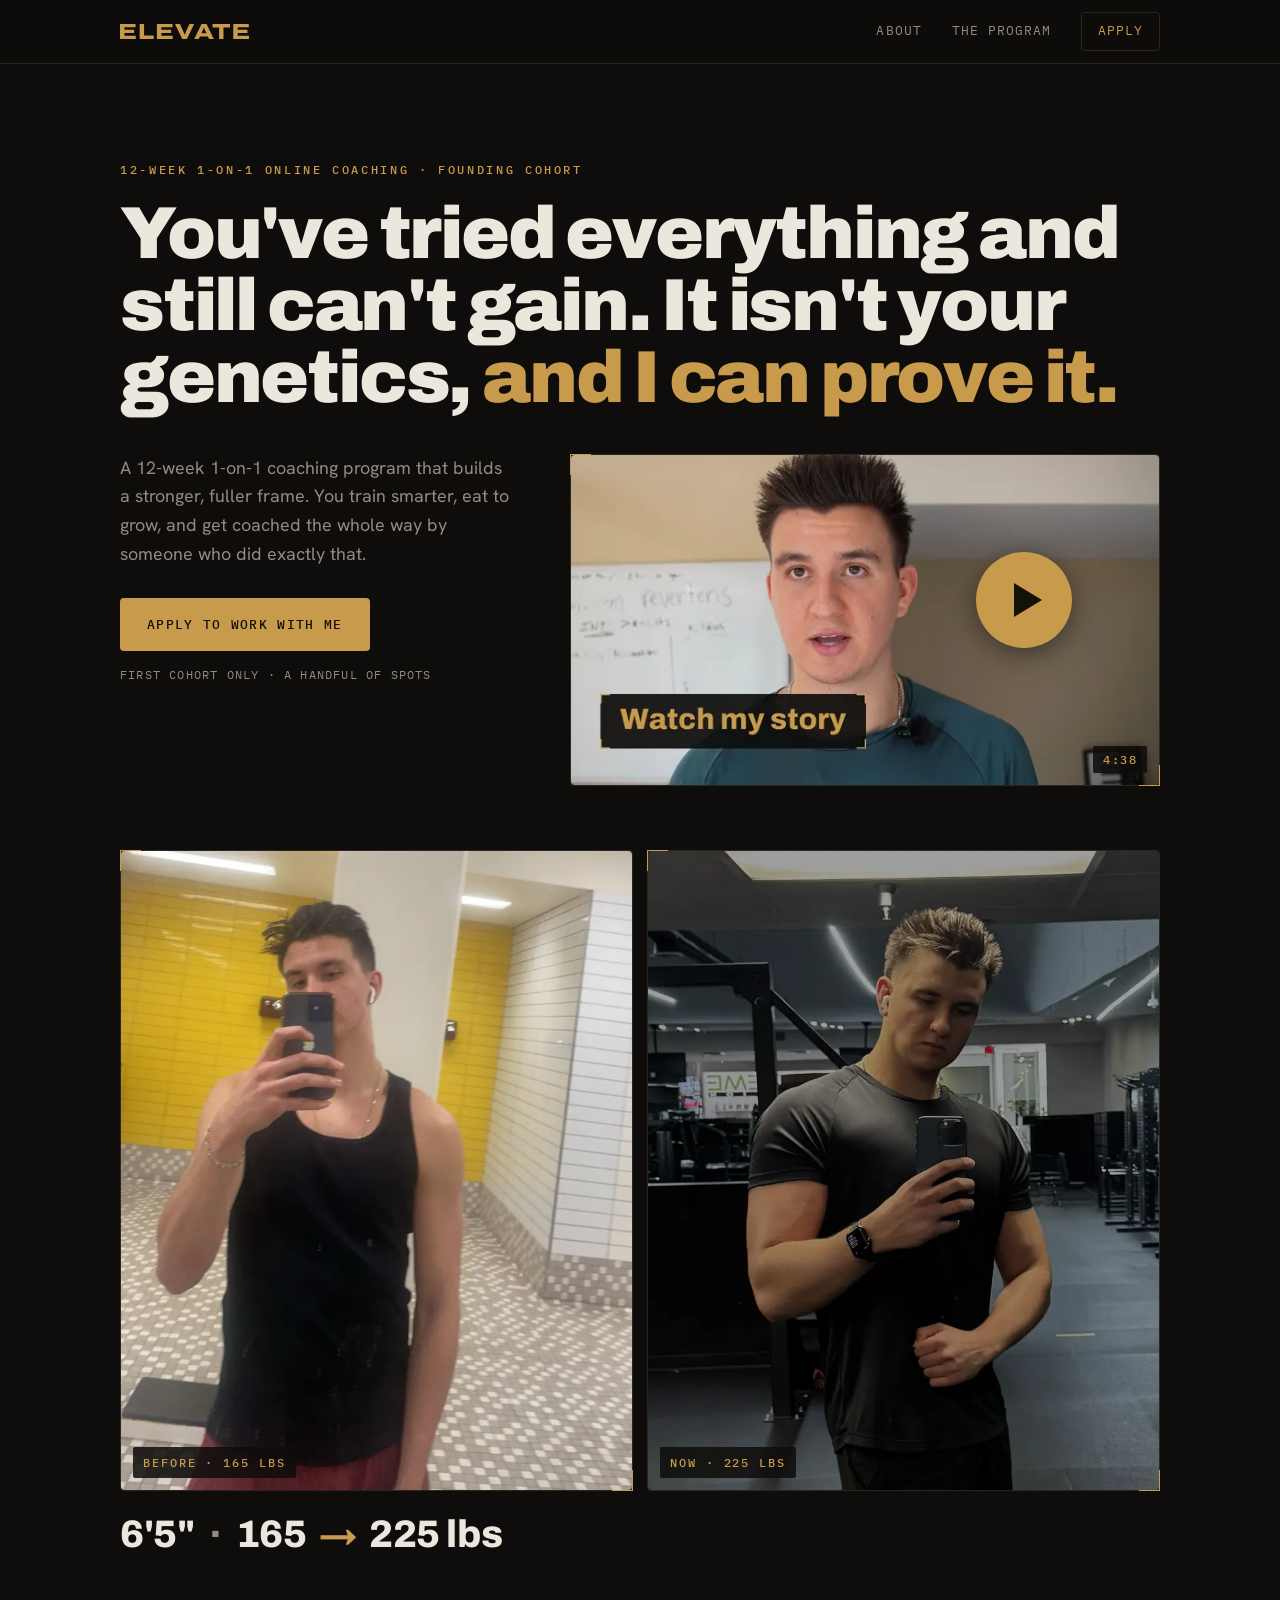
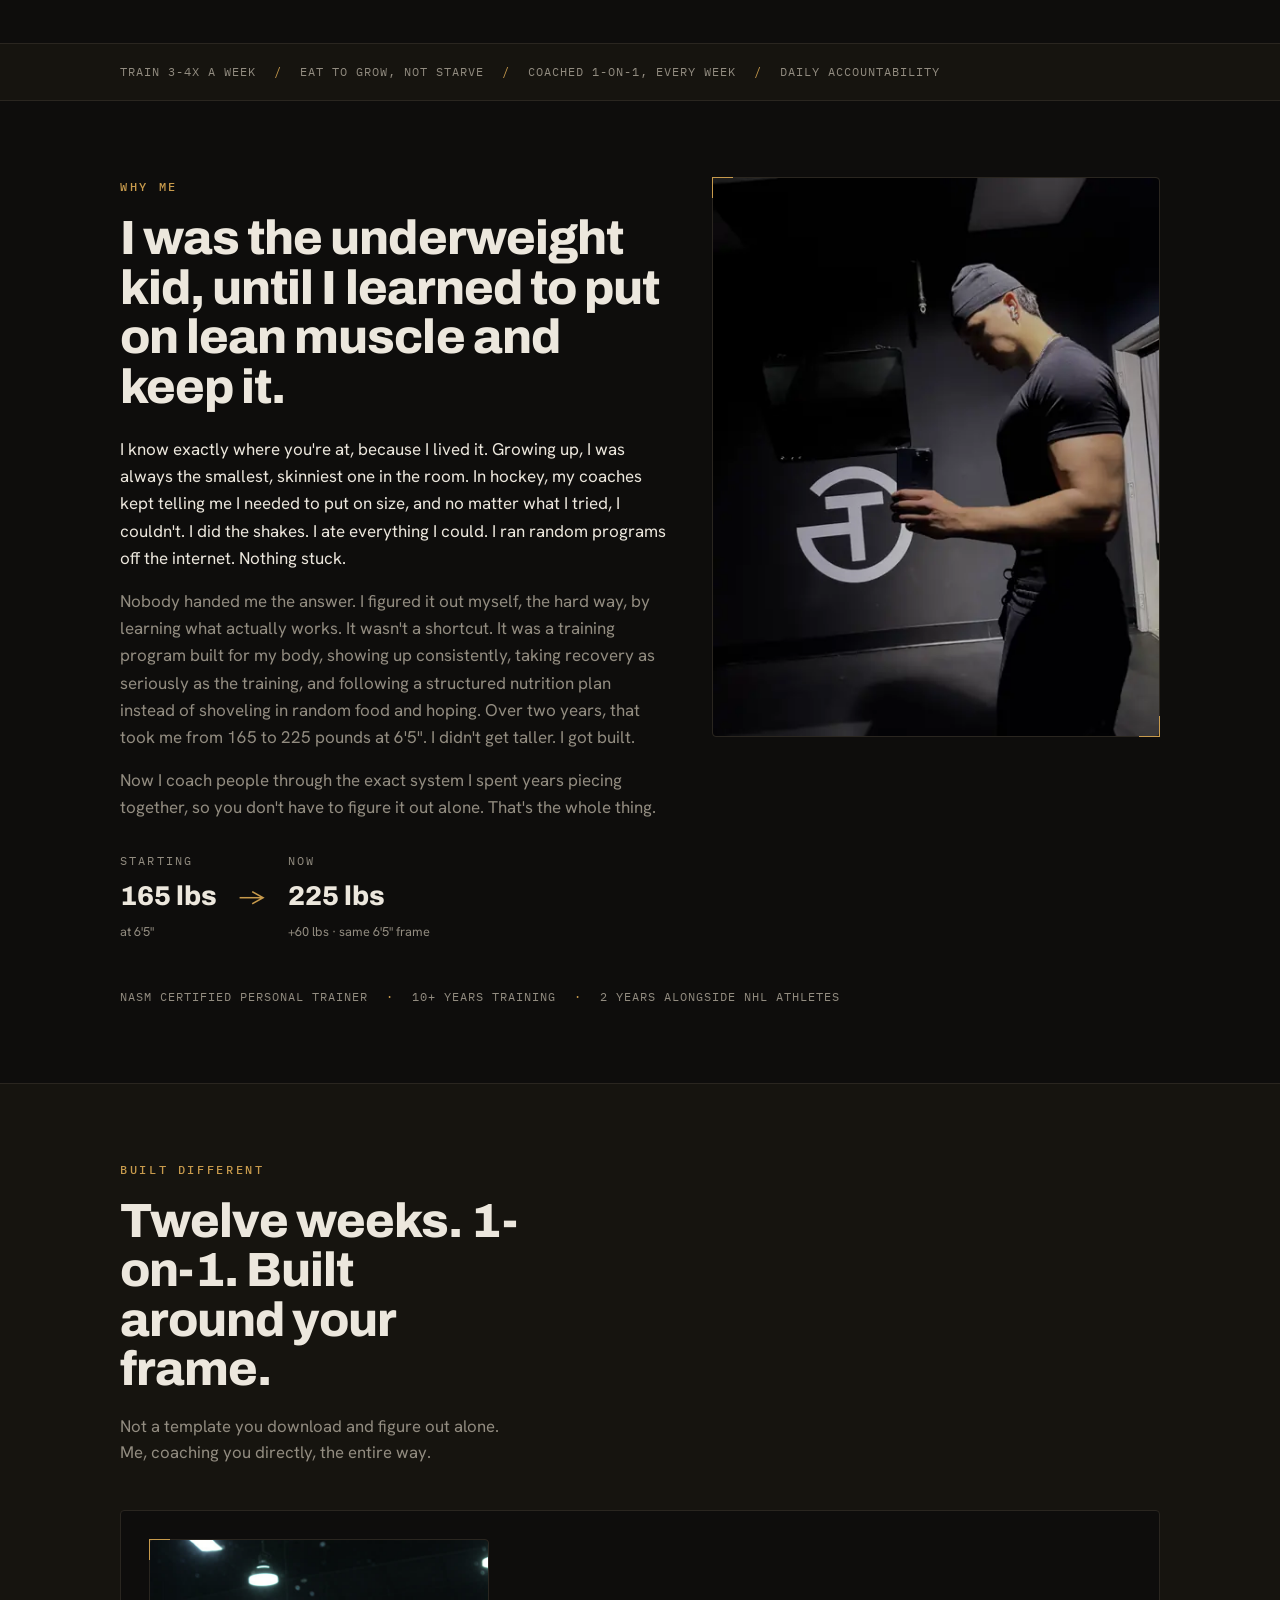
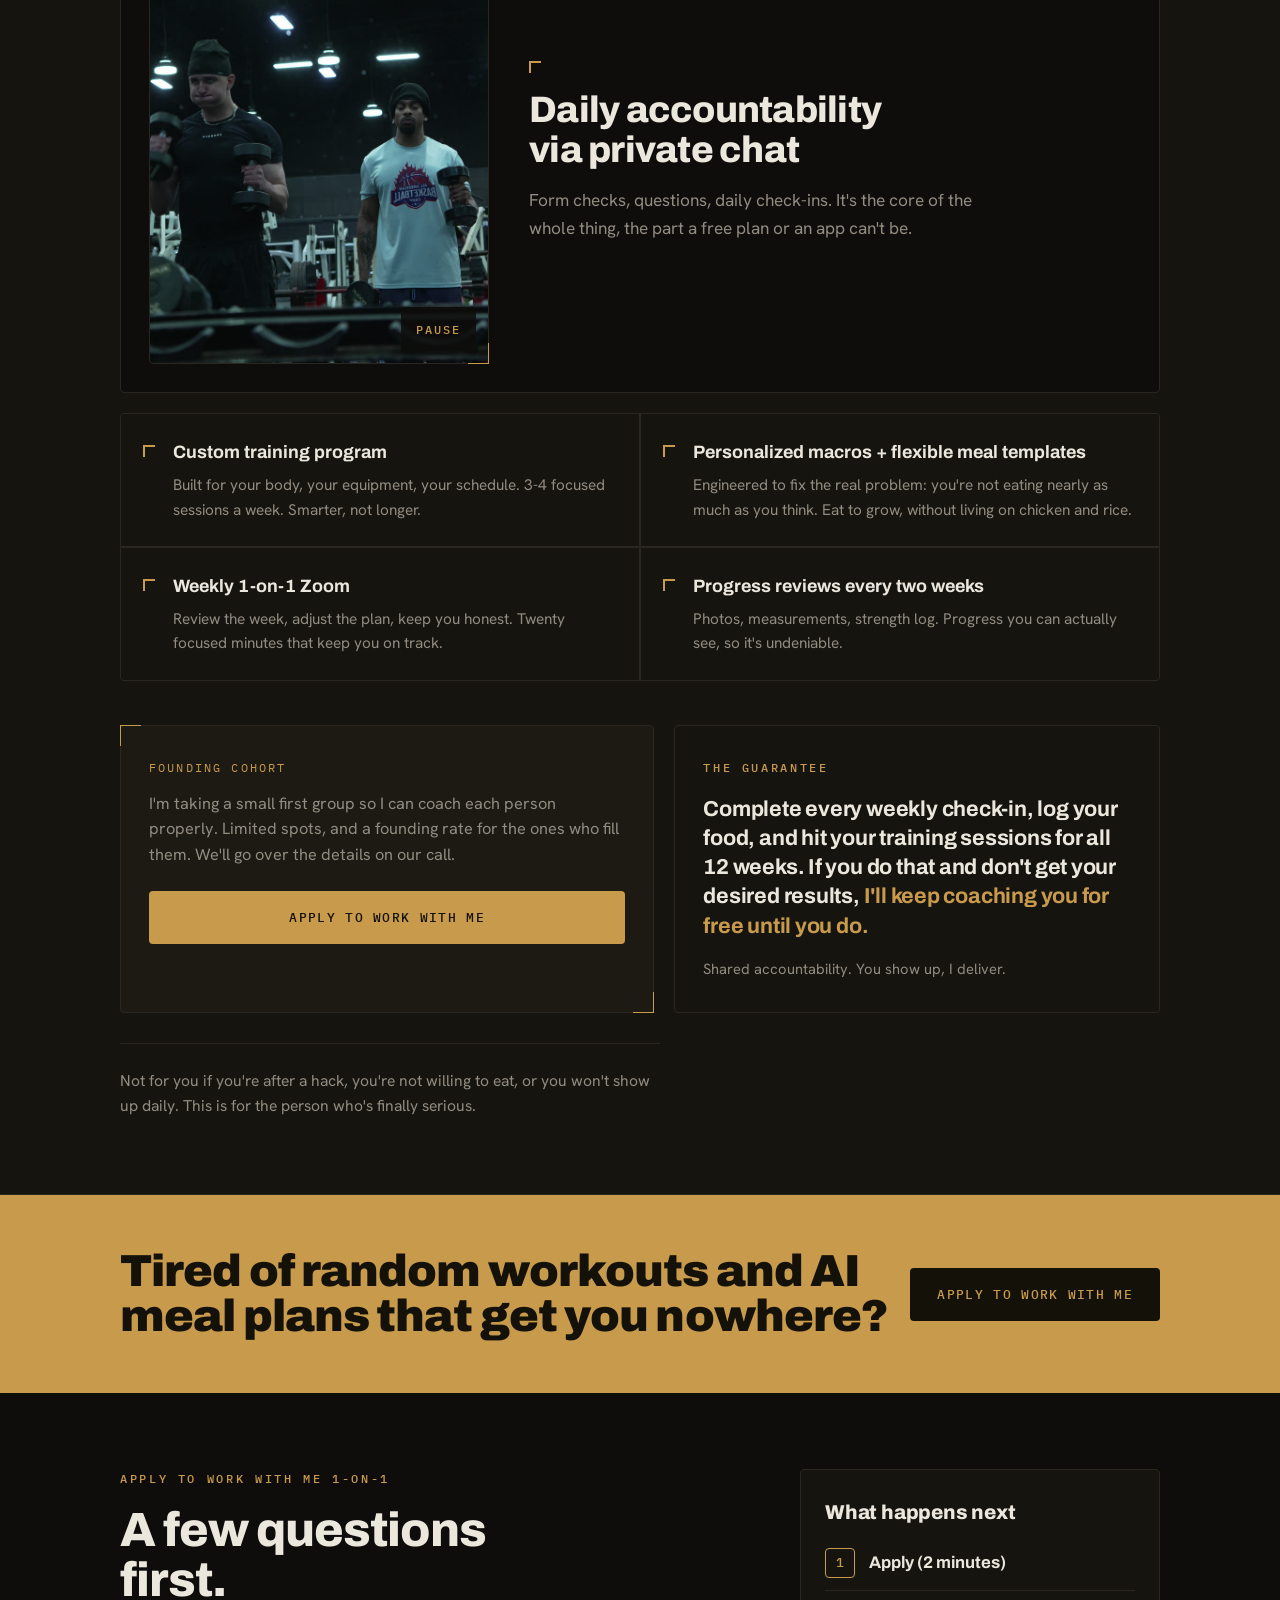
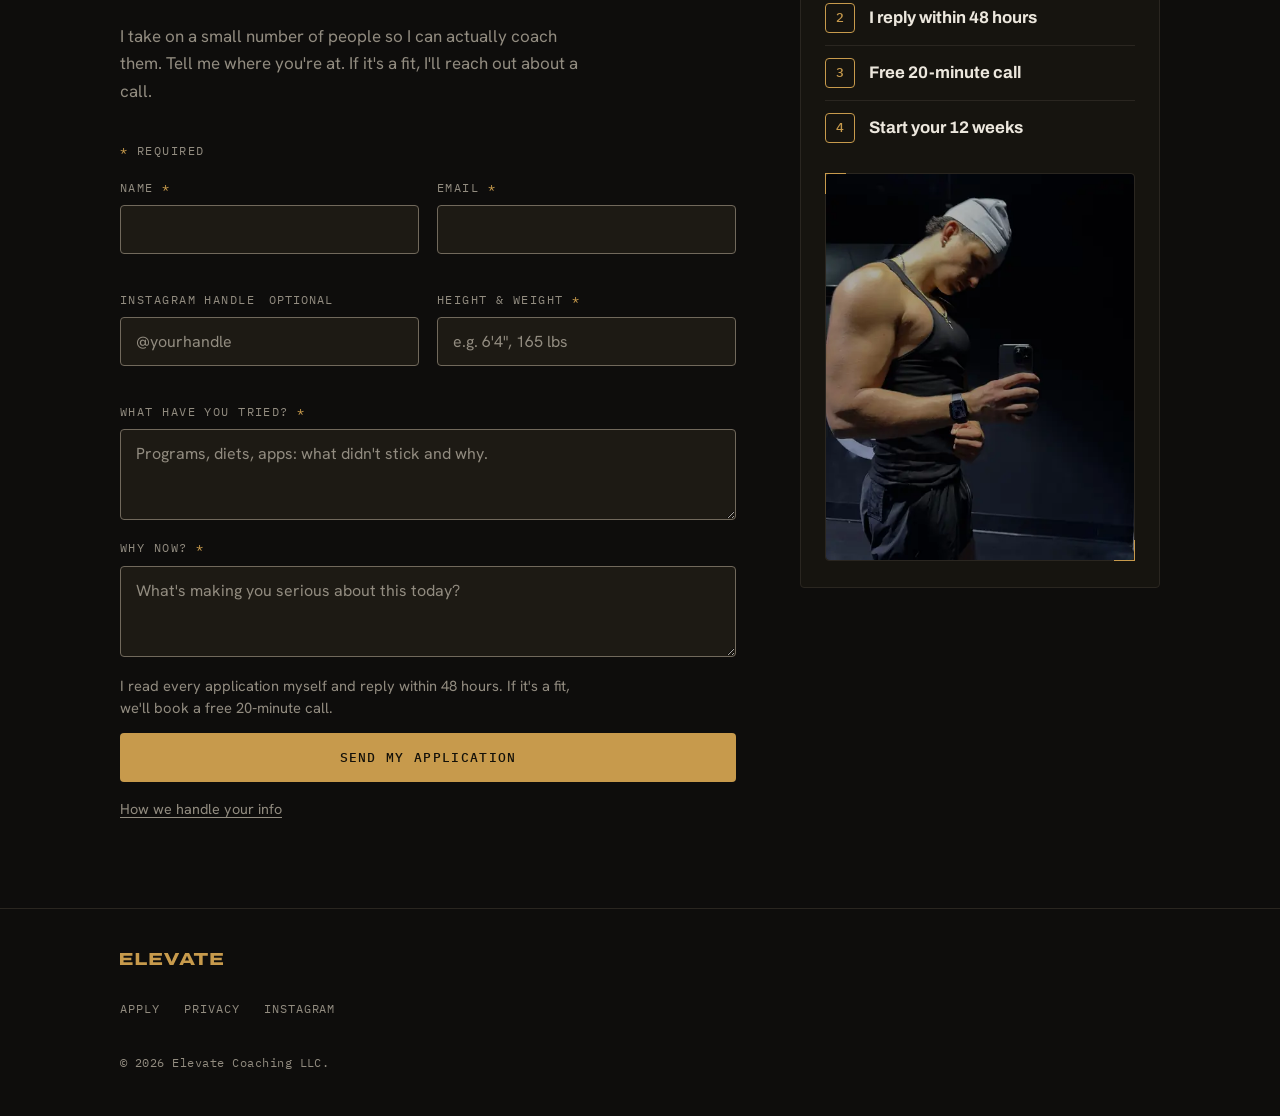
<file: index.html>
<!DOCTYPE html>
<html lang="en">
<head>
  <meta charset="UTF-8" />
  <meta name="viewport" content="width=device-width, initial-scale=1.0" />
  <title>Elevate | Built Different</title>
  <meta name="description" content="You've tried everything and still can't gain. It isn't your genetics, and I can prove it." />

  <!-- Open Graph (basic) -->
  <meta property="og:title" content="Elevate | Built Different" />
  <meta property="og:description" content="Built Different is a 12-week 1-on-1 online coaching program that helps you build a stronger, fuller frame." />
  <meta property="og:type" content="website" />
  <meta property="og:url" content="https://elevatecoaching90.com/" />
  <!-- Link preview card (images/og-share-v2.png, 1200x630) -->
  <meta property="og:image" content="https://elevatecoaching90.com/images/og-share-v2.png" />
  <meta property="og:image:width" content="1200" />
  <meta property="og:image:height" content="630" />
  <meta property="og:image:alt" content="Adam today in a gym mirror selfie, next to the Elevate wordmark and the line 1-on-1 online fitness coaching" />
  <meta name="twitter:card" content="summary_large_image" />
  <meta name="twitter:image" content="https://elevatecoaching90.com/images/og-share-v2.png" />
  <link rel="canonical" href="https://elevatecoaching90.com/" />

  <!-- Fonts: Archivo (display), Hanken Grotesk (body), IBM Plex Mono (labels/data) -->
  <link rel="preconnect" href="https://fonts.googleapis.com" />
  <link rel="preconnect" href="https://fonts.gstatic.com" crossorigin />
  <link href="https://fonts.googleapis.com/css2?family=Archivo:wght@600;700;800;900&family=Hanken+Grotesk:wght@400;500;600&family=IBM+Plex+Mono:wght@400;500;600&display=swap" rel="stylesheet" />

  <link rel="icon" href="favicon.svg" type="image/svg+xml" />
  <link rel="icon" href="favicon-32.png" type="image/png" sizes="32x32" />
  <link rel="apple-touch-icon" href="apple-touch-icon.png" />

  <link rel="stylesheet" href="styles.css" />
</head>
<body>

  <!-- ============================ NAV ============================ -->
  <header class="nav" id="top">
    <div class="nav__inner">
      <a href="#top" class="nav__brand">
        <img class="brand-wordmark" src="images/elevate-wordmark.svg" alt="Elevate" width="103" height="12" />
      </a>

      <nav class="nav__links" aria-label="Primary">
        <a href="#about">About</a>
        <a href="#offer">The Program</a>
        <!-- Shown by main.js only when RESULTS_LIVE is true -->
        <a href="#results" data-results-link hidden>Results</a>
        <a href="#apply" class="nav__cta">Apply</a>
      </nav>

      <div class="nav__actions">
        <a href="#apply" class="nav__cta nav__apply">Apply</a>
        <button class="nav__toggle" id="navToggle" aria-label="Open menu" aria-expanded="false" aria-controls="mobileMenu">
          <span></span><span></span>
        </button>
      </div>
    </div>

    <div class="nav__mobile" id="mobileMenu" hidden>
      <a href="#about">About</a>
      <a href="#offer">The Program</a>
      <a href="#results" data-results-link hidden>Results</a>
      <a href="#apply">Apply to Work With Me</a>
    </div>
  </header>

  <main>

    <!-- ============================ HERO ============================ -->
    <section class="hero">
      <div class="hero__inner">
        <div class="hero__copy">
          <p class="eyebrow">12-week 1-on-1 online coaching · Founding cohort</p>
          <h1 class="hero__headline">
            You've tried everything and still can't gain. It isn't your genetics,
            <span class="accent-text">and I can prove it.</span>
          </h1>
          <p class="hero__subhead">
            A 12-week 1-on-1 coaching program that builds a stronger, fuller frame. You train
            smarter, eat to grow, and get coached the whole way by someone who did exactly that.
          </p>
          <div class="hero__actions">
            <a href="#apply" class="btn btn--primary">Apply to Work With Me</a>
            <p class="hero__note">First cohort only · A handful of spots</p>
          </div>
        </div>

        <div class="hero__media">
          <!-- HERO VIDEO: click-to-play facade for the story video. Nothing from YouTube
               loads until the play button is pressed; main.js then swaps in a
               youtube-nocookie.com player. To change the video, set data-youtube-id. -->
          <div class="framed story-player" data-youtube-id="PJDhZ4j_fww" data-title="Adam's story video">
            <picture>
              <source type="image/webp" srcset="images/story-poster-640.webp 640w, images/story-poster-1280.webp 1280w" sizes="(min-width: 900px) 560px, calc(100vw - 44px)">
              <img class="story-player__poster" src="images/story-poster-1280.jpg" srcset="images/story-poster-640.jpg 640w, images/story-poster-1280.jpg 1280w" sizes="(min-width: 900px) 560px, calc(100vw - 44px)" width="1280" height="720" alt="" fetchpriority="high" decoding="async">
            </picture>
            <button class="story-player__play" type="button" aria-label="Play Adam's story video, 4 minutes 38 seconds">
              <span class="story-player__icon" aria-hidden="true"></span>
              <span class="story-player__time" aria-hidden="true">4:38</span>
            </button>
          </div>
        </div>
      </div>
    </section>

    <!-- ============================ PROOF ============================ -->
    <!-- Each image is a one-file swap: replace images/proof-before-*.{jpg,webp} or
         images/proof-after-*.{jpg,webp} (4:5, 800x1000 and 480x600). -->
    <section class="proof" aria-label="Before and now">
      <div class="container">
        <div class="proof__pair">
          <figure class="framed proof__shot">
            <picture>
              <source type="image/webp" srcset="images/proof-before-480.webp 480w, images/proof-before-800.webp 800w" sizes="(min-width: 900px) 520px, 46vw">
              <img src="images/proof-before-800.jpg" srcset="images/proof-before-480.jpg 480w, images/proof-before-800.jpg 800w" sizes="(min-width: 900px) 520px, 46vw" width="800" height="1000" alt="Before: Adam in a black tank top, mirror selfie" loading="lazy" decoding="async">
            </picture>
            <figcaption class="photo-tag">Before · 165 lbs</figcaption>
          </figure>
          <figure class="framed proof__shot">
            <picture>
              <source type="image/webp" srcset="images/proof-after-480.webp 480w, images/proof-after-800.webp 800w" sizes="(min-width: 900px) 520px, 46vw">
              <img src="images/proof-after-800.jpg" srcset="images/proof-after-480.jpg 480w, images/proof-after-800.jpg 800w" sizes="(min-width: 900px) 520px, 46vw" width="800" height="1000" alt="Now: Adam today in a fitted tee, mirror selfie" loading="lazy" decoding="async">
            </picture>
            <figcaption class="photo-tag">Now · 225 lbs</figcaption>
          </figure>
        </div>
        <p class="proof__stat">6'5" <span class="proof__sep" aria-hidden="true">·</span> 165 <span class="proof__arrow" aria-label="to">→</span> 225 lbs</p>
      </div>
    </section>

    <!-- ============================ MARQUEE / PROOF STRIP ============================ -->
    <div class="strip">
      <div class="strip__inner">
        <span>Train 3-4x a week</span>
        <span class="strip__dot">/</span>
        <span>Eat to grow, not starve</span>
        <span class="strip__dot">/</span>
        <span>Coached 1-on-1, every week</span>
        <span class="strip__dot">/</span>
        <span>Daily accountability</span>
      </div>
    </div>

    <!-- ============================ ABOUT / MY STORY ============================ -->
    <section class="section" id="about">
      <div class="container story">
        <div class="story__copy reveal">
          <p class="eyebrow">Why me</p>
          <h2 class="section__title">I was the underweight kid, until I learned to put on lean muscle and keep it.</h2>
          <div class="story__body">
            <p>
              I know exactly where you're at, because I lived it. Growing up, I was always
              the smallest, skinniest one in the room. In hockey, my coaches kept telling me
              I needed to put on size, and no matter what I tried, I couldn't. I did the
              shakes. I ate everything I could. I ran random programs off the internet.
              Nothing stuck.
            </p>
            <p>
              Nobody handed me the answer. I figured it out myself, the hard way, by
              learning what actually works. It wasn't a shortcut. It was a training
              program built for my body, showing up consistently, taking recovery as
              seriously as the training, and following a structured nutrition plan
              instead of shoveling in random food and hoping. Over two years, that took
              me from 165 to 225 pounds at 6'5". I didn't get taller. I got built.
            </p>
            <p>
              Now I coach people through the exact system I spent years piecing together,
              so you don't have to figure it out alone. That's the whole thing.
            </p>
          </div>

          <!-- Stats: mono, honest placeholders -->
          <div class="stats" aria-label="Transformation stats">
            <div class="stat">
              <span class="stat__label">Starting</span>
              <span class="stat__value">165 lbs</span>
              <span class="stat__sub">at 6'5"</span>
            </div>
            <span class="stat__arrow" aria-hidden="true">→</span>
            <div class="stat">
              <span class="stat__label">Now</span>
              <span class="stat__value">225 lbs</span>
              <span class="stat__sub">+60 lbs · same 6'5" frame</span>
            </div>
          </div>
        </div>

        <div class="story__media reveal">
          <figure class="framed story__shot">
            <picture>
              <source type="image/webp" srcset="images/side-profile-480.webp 480w, images/side-profile-800.webp 800w" sizes="(min-width: 900px) 460px, 92vw">
              <img src="images/side-profile-800.jpg" srcset="images/side-profile-480.jpg 480w, images/side-profile-800.jpg 800w" sizes="(min-width: 900px) 460px, 92vw" width="800" height="1000" alt="Adam today, side profile in a fitted tee" loading="lazy" decoding="async">
            </picture>
          </figure>
        </div>

        <div class="credentials" aria-label="Credentials">
          <span>NASM Certified Personal Trainer</span>
          <span class="credentials__dot" aria-hidden="true">·</span>
          <span>10+ Years Training</span>
          <span class="credentials__dot" aria-hidden="true">·</span>
          <span>2 Years Alongside NHL Athletes</span>
        </div>
      </div>
    </section>

    <!-- ============================ THE OFFER ============================ -->
    <section class="section section--alt" id="offer">
      <div class="container">
        <div class="offer__head reveal">
          <p class="eyebrow">Built Different</p>
          <h2 class="section__title">Twelve weeks. 1-on-1. Built around your frame.</h2>
          <p class="offer__lead">
            Not a template you download and figure out alone. Me, coaching you directly,
            the entire way.
          </p>
        </div>

        <!-- The core of the program, given priority over the other inclusions.
             Loop is lazy-loaded by main.js when it nears the viewport. -->
        <div class="core reveal">
          <div class="framed core__media">
            <video class="core__video" data-autoloop data-lazy muted loop playsinline preload="none"
                   data-poster="video/coaching-curl-poster.jpg" width="720" height="900"
                   aria-label="Coaching in action: Adam and a training partner doing dumbbell curls">
              <source data-src="video/coaching-curl.mp4" type="video/mp4">
            </video>
            <button class="loop-toggle" type="button" aria-label="Pause the coaching video" hidden>Pause</button>
          </div>
          <div class="core__copy">
            <span class="inclusions__mark" aria-hidden="true"></span>
            <h3 class="core__title">Daily accountability via private chat</h3>
            <p class="core__body">Form checks, questions, daily check-ins. It's the core of the whole thing, the part a free plan or an app can't be.</p>
          </div>
        </div>

        <ul class="inclusions reveal">
          <li>
            <span class="inclusions__mark" aria-hidden="true"></span>
            <div>
              <h3>Custom training program</h3>
              <p>Built for your body, your equipment, your schedule. 3-4 focused sessions a week. Smarter, not longer.</p>
            </div>
          </li>
          <li>
            <span class="inclusions__mark" aria-hidden="true"></span>
            <div>
              <h3>Personalized macros + flexible meal templates</h3>
              <p>Engineered to fix the real problem: you're not eating nearly as much as you think. Eat to grow, without living on chicken and rice.</p>
            </div>
          </li>
          <li>
            <span class="inclusions__mark" aria-hidden="true"></span>
            <div>
              <h3>Weekly 1-on-1 Zoom</h3>
              <p>Review the week, adjust the plan, keep you honest. Twenty focused minutes that keep you on track.</p>
            </div>
          </li>
          <li>
            <span class="inclusions__mark" aria-hidden="true"></span>
            <div>
              <h3>Progress reviews every two weeks</h3>
              <p>Photos, measurements, strength log. Progress you can actually see, so it's undeniable.</p>
            </div>
          </li>
        </ul>

        <div class="offer__grid">
          <!-- Founding cohort note -->
          <div class="framed founding-note reveal">
            <p class="founding-note__eyebrow">Founding cohort</p>
            <p class="founding-note__body">
              I'm taking a small first group so I can coach each person properly. Limited
              spots, and a founding rate for the ones who fill them. We'll go over the
              details on our call.
            </p>
            <a href="#apply" class="btn btn--primary btn--block">Apply to Work With Me</a>
          </div>

          <!-- Guarantee -->
          <div class="guarantee reveal">
            <p class="eyebrow">The guarantee</p>
            <p class="guarantee__body">
              Complete every weekly check-in, log your food, and hit your training sessions
              for all 12 weeks. If you do that and don't get your desired results,
              <span class="accent-text">I'll keep coaching you for free until you do.</span>
            </p>
            <p class="guarantee__fine">
              Shared accountability. You show up, I deliver.
            </p>
          </div>
        </div>

        <p class="offer__notfor reveal">
          Not for you if you're after a hack, you're not willing to eat, or you won't show
          up daily. This is for the person who's finally serious.
        </p>
      </div>
    </section>

    <!-- ============================ MID CTA ============================ -->
    <section class="cta-band">
      <div class="container cta-band__inner reveal">
        <h2>Tired of random workouts and AI meal plans that get you nowhere?</h2>
        <a href="#apply" class="btn btn--primary">Apply to Work With Me</a>
      </div>
    </section>

    <!-- ============================ APPLY ============================ -->
    <section class="section" id="apply">
      <div class="container apply">
        <div class="apply__head reveal">
          <p class="eyebrow">Apply to work with me 1-on-1</p>
          <h2 class="section__title">A few questions first.</h2>
          <p class="apply__lead">
            I take on a small number of people so I can actually coach them. Tell me where
            you're at. If it's a fit, I'll reach out about a call.
          </p>
        </div>

        <!-- What happens next: beside the form on desktop, above it on mobile -->
        <aside class="next reveal" aria-labelledby="next-title">
          <h3 class="next__title" id="next-title">What happens next</h3>
          <ol class="next__steps">
            <li><span class="next__num" aria-hidden="true">1</span>Apply (2 minutes)</li>
            <li><span class="next__num" aria-hidden="true">2</span>I reply within 48 hours</li>
            <li><span class="next__num" aria-hidden="true">3</span>Free 20&#8209;minute call</li>
            <li><span class="next__num" aria-hidden="true">4</span>Start your 12 weeks</li>
          </ol>
          <figure class="framed next__shot">
            <picture>
              <source type="image/webp" srcset="images/tank-flex-480.webp 480w, images/tank-flex-800.webp 800w" sizes="380px">
              <img src="images/tank-flex-800.jpg" srcset="images/tank-flex-480.jpg 480w, images/tank-flex-800.jpg 800w" sizes="380px" width="800" height="1000" alt="Adam in a black tank top, flexing his arm in a gym mirror" loading="lazy" decoding="async">
            </picture>
          </figure>
        </aside>

        <div class="apply__main">
        <!-- Netlify Forms: works automatically once deployed to Netlify.
             Local preview won't submit. That's expected. -->
        <form
          class="form reveal"
          id="applyForm"
          name="apply"
          method="POST"
          data-netlify="true"
          netlify-honeypot="bot-field"
          novalidate
        >
          <input type="hidden" name="form-name" value="apply" />
          <p class="form__hp" hidden>
            <label>Don't fill this out: <input name="bot-field" /></label>
          </p>

          <p class="form__legend"><span class="field__req" aria-hidden="true">*</span> Required</p>

          <div class="form__row">
            <div class="field">
              <label for="name">Name <span class="field__req" aria-hidden="true">*</span></label>
              <input id="name" name="name" type="text" autocomplete="name" required aria-describedby="name-error" />
              <p class="field__error" id="name-error" data-msg="Enter your name." hidden></p>
            </div>
            <div class="field">
              <label for="email">Email <span class="field__req" aria-hidden="true">*</span></label>
              <input id="email" name="email" type="email" autocomplete="email" required aria-describedby="email-error" />
              <p class="field__error" id="email-error" data-msg="Enter a valid email address." hidden></p>
            </div>
          </div>

          <div class="form__row">
            <div class="field">
              <label for="instagram">Instagram handle <span class="field__opt">Optional</span></label>
              <input id="instagram" name="instagram" type="text" placeholder="@yourhandle" />
            </div>
            <div class="field">
              <label for="stats">Height &amp; weight <span class="field__req" aria-hidden="true">*</span></label>
              <input id="stats" name="height_weight" type="text" placeholder="e.g. 6'4&quot;, 165 lbs" required aria-describedby="stats-error" />
              <p class="field__error" id="stats-error" data-msg="Enter your height and weight." hidden></p>
            </div>
          </div>

          <div class="field">
            <label for="tried">What have you tried? <span class="field__req" aria-hidden="true">*</span></label>
            <textarea id="tried" name="what_tried" rows="3" placeholder="Programs, diets, apps: what didn't stick and why." required aria-describedby="tried-error"></textarea>
            <p class="field__error" id="tried-error" data-msg="Tell me what you've tried." hidden></p>
          </div>

          <div class="field">
            <label for="why">Why now? <span class="field__req" aria-hidden="true">*</span></label>
            <textarea id="why" name="why_now" rows="3" placeholder="What's making you serious about this today?" required aria-describedby="why-error"></textarea>
            <p class="field__error" id="why-error" data-msg="Tell me why now." hidden></p>
          </div>

          <p class="form__note">
            I read every application myself and reply within 48 hours. If it's a fit,
            we'll book a free 20&#8209;minute call.
          </p>
          <button type="submit" class="btn btn--primary btn--block" id="applySubmit">Send My Application</button>
          <p class="form__privacy"><a href="/privacy.html">How we handle your info</a></p>

          <p class="form__error" id="formError" hidden>
            Something went wrong sending that. Email me directly at <a href="mailto:adam@elevatecoaching90.com">adam@elevatecoaching90.com</a> and I'll sort it.
          </p>
        </form>

        <!-- Replaces the form after a successful submit -->
        <div class="framed form-done" id="formSuccess" tabindex="-1" hidden>
          <p class="form-done__title">Application received.</p>
          <p class="form-done__body">I read every one myself and will reply within 48 hours.</p>
          <p class="form-done__next">Watch your inbox for my reply. If you don't see it in 48 hours, check spam.</p>
        </div>

        <!-- Screen reader announcements for the form (success and errors) -->
        <p class="sr-only" id="formStatus" role="status" aria-live="polite"></p>
        </div>
      </div>
    </section>

    <!-- ============================ RESULTS (toggleable) ============================ -->
    <!-- Hidden until real client results exist. Set RESULTS_LIVE = true in main.js to
         show this section, the results grid, and the Results nav links.
         Never fake these. -->
    <section class="section section--alt" id="results" hidden>
      <div class="container">

        <!-- STATE A: pre-results (shown by default) -->
        <div class="results-soon reveal" id="resultsSoon">
          <p class="eyebrow">Results</p>
          <h2 class="section__title">Real results, coming soon.</h2>
          <p class="results-soon__body">
            The founding cohort is forming now. This is where their before-and-afters will
            live: real photos, real numbers, no stock images and nothing invented.
            Want to be one of them?
          </p>
          <a href="#apply" class="btn btn--ghost">Apply to Work With Me</a>
        </div>

        <!-- STATE B: live results grid (hidden until RESULTS_LIVE = true).
             Duplicate a .result card per client. Replace ALL placeholder text. -->
        <div class="results-grid" id="resultsGrid" hidden>
          <p class="eyebrow">Results</p>
          <h2 class="section__title">The frames we've built.</h2>
          <div class="results-grid__cards">
            <!-- TEMPLATE CARD: copy for each real client, fill with real details only -->
            <article class="framed result">
              <div class="result__photos">
                <div class="photo-ph"><span class="photo-ph__tag">Before</span></div>
                <div class="photo-ph"><span class="photo-ph__tag">After</span></div>
              </div>
              <p class="result__stat">[+__ lbs · __ weeks]</p>
              <blockquote class="result__quote">[Client's own words, real quote only.]</blockquote>
              <cite class="result__name">[First name, age]</cite>
            </article>
          </div>
        </div>

      </div>
    </section>

  </main>

  <!-- ============================ FOOTER ============================ -->
  <footer class="footer">
    <div class="container footer__inner">
      <div class="footer__brand">
        <img class="brand-wordmark" src="images/elevate-wordmark.svg" alt="Elevate" width="103" height="12" />
      </div>
      <nav class="footer__links" aria-label="Footer">
        <a href="#apply">Apply</a>
        <a href="/privacy.html">Privacy</a>
        <a href="https://instagram.com/adam.chismar" target="_blank" rel="noopener noreferrer">Instagram</a>
      </nav>
      <p class="footer__fine">
        © 2026 Elevate Coaching LLC.
      </p>
    </div>
  </footer>

  <script src="main.js"></script>
</body>
</html>
</file>
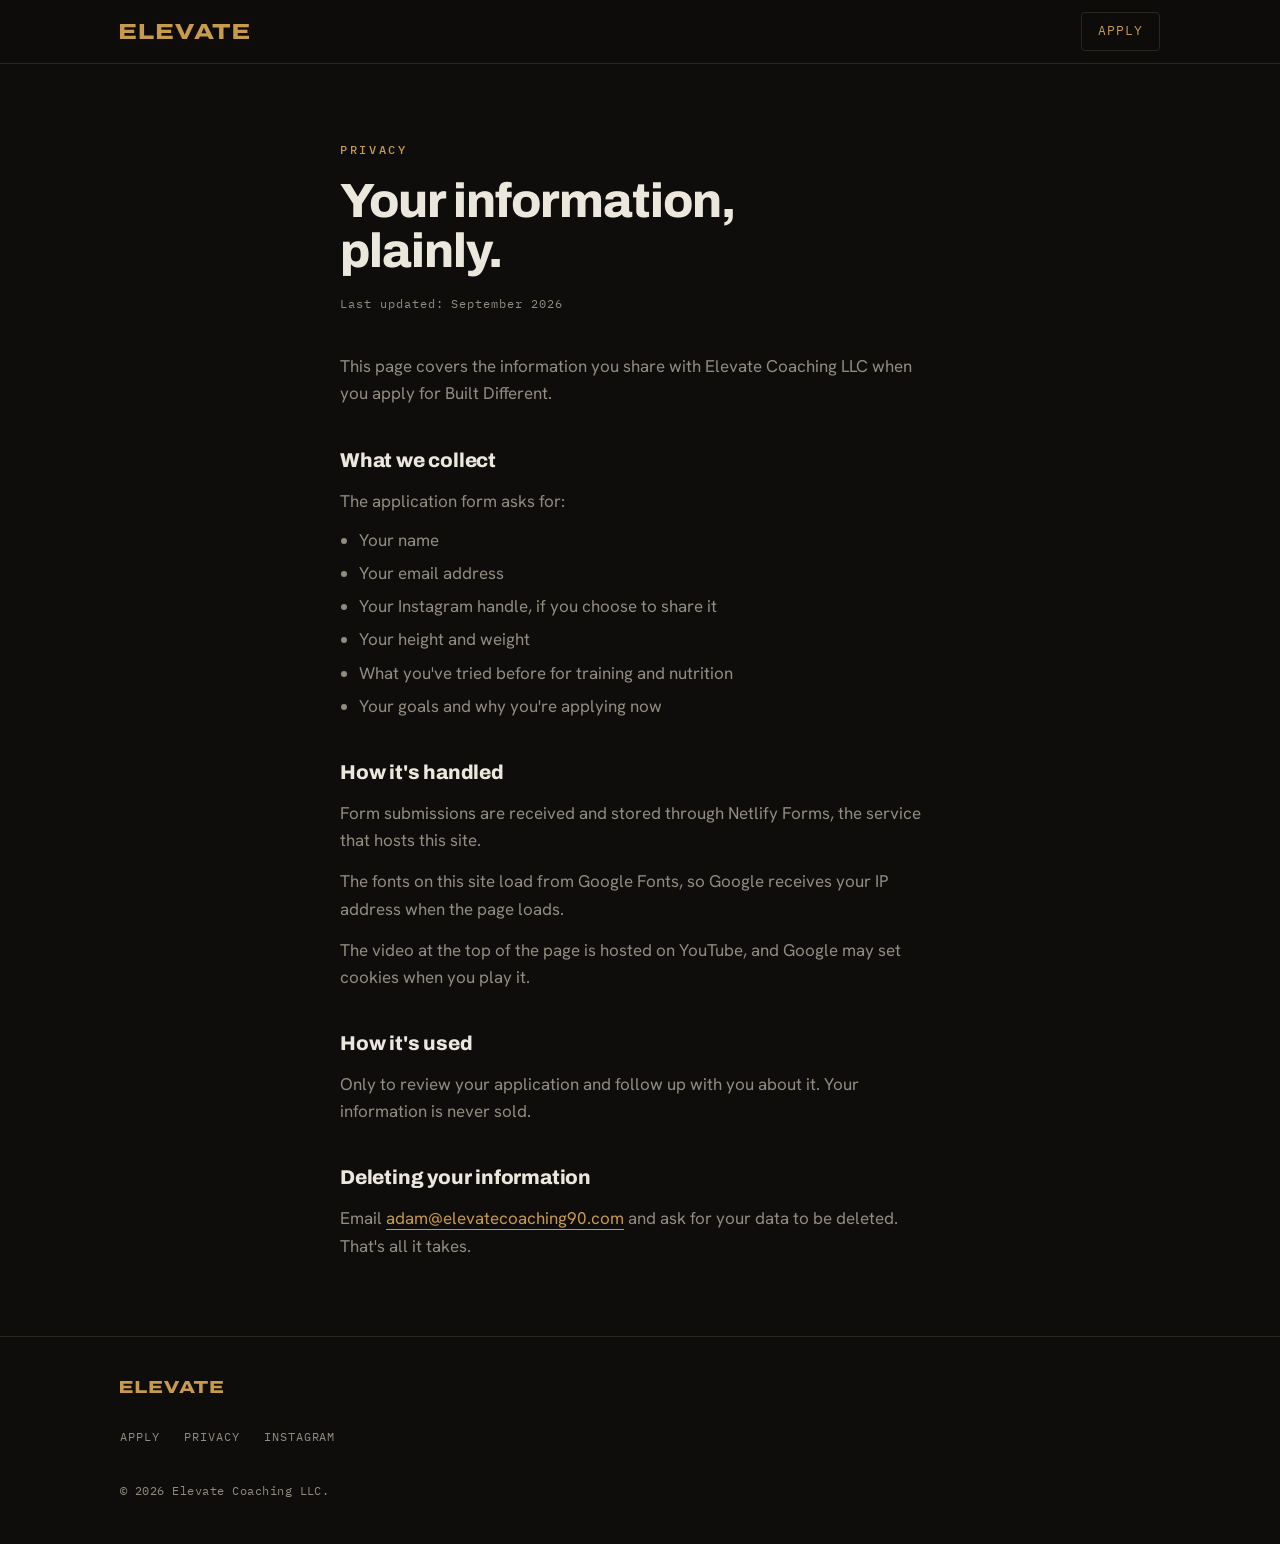
<file: privacy.html>
<!DOCTYPE html>
<html lang="en">
<head>
  <meta charset="UTF-8" />
  <meta name="viewport" content="width=device-width, initial-scale=1.0" />
  <title>Privacy | Elevate</title>
  <meta name="description" content="How Elevate Coaching LLC handles the information you send through the Built Different application form." />

  <link rel="canonical" href="https://elevatecoaching90.com/privacy" />

  <link rel="preconnect" href="https://fonts.googleapis.com" />
  <link rel="preconnect" href="https://fonts.gstatic.com" crossorigin />
  <link href="https://fonts.googleapis.com/css2?family=Archivo:wght@600;700;800;900&family=Hanken+Grotesk:wght@400;500;600&family=IBM+Plex+Mono:wght@400;500;600&display=swap" rel="stylesheet" />

  <link rel="icon" href="/favicon.svg" type="image/svg+xml" />
  <link rel="icon" href="/favicon-32.png" type="image/png" sizes="32x32" />
  <link rel="apple-touch-icon" href="/apple-touch-icon.png" />

  <link rel="stylesheet" href="styles.css" />
</head>
<body>

  <header class="nav" id="top">
    <div class="nav__inner">
      <a href="/" class="nav__brand">
        <img class="brand-wordmark" src="/images/elevate-wordmark.svg" alt="Elevate" width="103" height="12" />
      </a>
      <nav class="nav__links" aria-label="Primary">
        <a href="/#apply" class="nav__cta">Apply</a>
      </nav>
    </div>
  </header>

  <main>
    <section class="section">
      <div class="container legal">
        <p class="eyebrow">Privacy</p>
        <h1 class="section__title">Your information, plainly.</h1>
        <p class="legal__updated">Last updated: September 2026</p>

        <div class="legal__body">
          <p>
            This page covers the information you share with Elevate Coaching LLC when you
            apply for Built Different.
          </p>

          <h2>What we collect</h2>
          <p>The application form asks for:</p>
          <ul>
            <li>Your name</li>
            <li>Your email address</li>
            <li>Your Instagram handle, if you choose to share it</li>
            <li>Your height and weight</li>
            <li>What you've tried before for training and nutrition</li>
            <li>Your goals and why you're applying now</li>
          </ul>

          <h2>How it's handled</h2>
          <p>
            Form submissions are received and stored through Netlify Forms, the service that
            hosts this site.
          </p>
          <p>
            The fonts on this site load from Google Fonts, so Google receives your IP
            address when the page loads.
          </p>
          <p>
            The video at the top of the page is hosted on YouTube, and Google may set
            cookies when you play it.
          </p>

          <h2>How it's used</h2>
          <p>
            Only to review your application and follow up with you about it. Your
            information is never sold.
          </p>

          <h2>Deleting your information</h2>
          <p>
            Email <a href="mailto:adam@elevatecoaching90.com">adam@elevatecoaching90.com</a>
            and ask for your data to be deleted. That's all it takes.
          </p>
        </div>
      </div>
    </section>
  </main>

  <footer class="footer">
    <div class="container footer__inner">
      <div class="footer__brand">
        <img class="brand-wordmark" src="/images/elevate-wordmark.svg" alt="Elevate" width="103" height="12" />
      </div>
      <nav class="footer__links" aria-label="Footer">
        <a href="/#apply">Apply</a>
        <a href="/privacy.html">Privacy</a>
        <a href="https://instagram.com/adam.chismar" target="_blank" rel="noopener noreferrer">Instagram</a>
      </nav>
      <p class="footer__fine">
        © 2026 Elevate Coaching LLC.
      </p>
    </div>
  </footer>

</body>
</html>
</file>
<file: styles.css>
/* ============================================================
   BUILT DIFFERENT: styles
   Theme is driven by the variables below. To reskin, the two
   things worth touching are --accent (the one accent color)
   and the font stacks. Everything else derives from these.
   ============================================================ */

:root {
  /* Palette: warm near-black + aged brass */
  --bg:        #0e0d0c;   /* warm black */
  --surface:   #16140f;   /* raised panels */
  --surface-2: #1d1a14;   /* inputs / deeper panels */
  --line:      #2a2620;   /* hairlines */
  --text:      #ece7dd;   /* bone white */
  --muted:     #928c80;   /* secondary text */
  --accent:    #c79a4c;   /* aged brass, the ONE accent */
  --accent-hi: #ddb861;   /* brass, brighter (hover) */
  --ink:       #141109;   /* dark text on brass */
  --field-line: #71695c;  /* input borders: 3:1+ on every surface */
  --error:      #e0a0a0;  /* form error text and invalid borders */
  --error-line: #4a2a2a;  /* send-failure box border */
  --chip:       rgba(14, 13, 12, .86); /* dark backing for photo labels */

  /* Type */
  --f-display: "Archivo", system-ui, sans-serif;
  --f-body:    "Hanken Grotesk", system-ui, sans-serif;
  --f-mono:    "IBM Plex Mono", ui-monospace, monospace;

  /* Layout */
  --container: 1120px;
  --gutter: 22px;
  --nav-h: 64px;
  --radius: 4px;
}

/* -------------------- reset / base -------------------- */
* { box-sizing: border-box; margin: 0; padding: 0; }

html {
  scroll-behavior: smooth;
  -webkit-text-size-adjust: 100%;
}

body {
  background: var(--bg);
  color: var(--text);
  font-family: var(--f-body);
  font-size: 17px;
  line-height: 1.6;
  -webkit-font-smoothing: antialiased;
  overflow-x: hidden;
}

img { max-width: 100%; display: block; }
a { color: inherit; text-decoration: none; }

::selection { background: var(--accent); color: var(--ink); }

.container {
  width: 100%;
  max-width: var(--container);
  margin-inline: auto;
  padding-inline: var(--gutter);
}

/* Anchor offset for sticky nav */
section[id], #top { scroll-margin-top: calc(var(--nav-h) + 12px); }

/* -------------------- shared type -------------------- */
.eyebrow {
  font-family: var(--f-mono);
  font-size: .75rem;
  font-weight: 500;
  letter-spacing: .22em;
  text-transform: uppercase;
  color: var(--accent);
  margin-bottom: 18px;
}

.section__title {
  font-family: var(--f-display);
  font-weight: 800;
  font-size: clamp(1.9rem, 6vw, 3rem);
  line-height: 1.03;
  letter-spacing: -0.02em;
  max-width: 18ch;
}

.accent-text { color: var(--accent); }

/* -------------------- buttons -------------------- */
.btn {
  display: inline-flex;
  align-items: center;
  justify-content: center;
  gap: .5em;
  font-family: var(--f-mono);
  font-weight: 500;
  font-size: .82rem;
  letter-spacing: .1em;
  text-transform: uppercase;
  padding: 15px 26px;
  border-radius: var(--radius);
  border: 1px solid transparent;
  cursor: pointer;
  transition: transform .15s ease, background-color .2s ease, color .2s ease, border-color .2s ease;
  white-space: nowrap;
}
.btn--primary { background: var(--accent); color: var(--ink); }
.btn--primary:hover { background: var(--accent-hi); transform: translateY(-2px); }
.btn--ghost {
  background: transparent;
  color: var(--text);
  border-color: var(--line);
}
.btn--ghost:hover { border-color: var(--accent); color: var(--accent); }
.btn--block { width: 100%; }

/* -------------------- corner-bracket signature -------------------- */
/* Opposing crop-mark brackets frame the "built" moments. */
.framed { position: relative; }
.framed::before,
.framed::after {
  content: "";
  position: absolute;
  width: 20px;
  height: 20px;
  border: 1.5px solid var(--accent);
  pointer-events: none;
}
.framed::before { top: -1px;  left: -1px;  border-right: 0; border-bottom: 0; }
.framed::after  { bottom: -1px; right: -1px; border-left: 0;  border-top: 0; }

/* ============================================================
   NAV
   ============================================================ */
.nav {
  position: sticky;
  top: 0;
  z-index: 50;
  height: var(--nav-h);
  background: color-mix(in srgb, var(--bg) 86%, transparent);
  backdrop-filter: blur(10px);
  border-bottom: 1px solid var(--line);
}
.nav__inner {
  height: 100%;
  max-width: var(--container);
  margin-inline: auto;
  padding-inline: var(--gutter);
  display: flex;
  align-items: center;
  justify-content: space-between;
}
.nav__brand {
  font-family: var(--f-display);
  font-weight: 800;
  font-size: 1.02rem;
  letter-spacing: -0.01em;
  display: flex;
  align-items: center;
  gap: 10px;
}
.nav__links { display: none; }
.nav__links a {
  font-family: var(--f-mono);
  font-size: .8rem;
  letter-spacing: .08em;
  text-transform: uppercase;
  color: var(--muted);
  transition: color .2s ease;
}
.nav__links a:hover { color: var(--text); }
.nav__cta {
  color: var(--accent) !important;
  border: 1px solid var(--line);
  padding: 8px 16px;
  border-radius: var(--radius);
  transition: border-color .2s ease !important;
}
.nav__cta:hover { border-color: var(--accent); }

.nav__actions { display: flex; align-items: center; gap: 6px; }
.nav__apply {
  display: inline-flex;
  align-items: center;
  min-height: 44px;
  padding: 0 14px;
  font-family: var(--f-mono);
  font-size: .8rem;
  letter-spacing: .08em;
  text-transform: uppercase;
}
.nav__toggle {
  display: flex;
  flex-direction: column;
  align-items: center;
  justify-content: center;
  gap: 5px;
  width: 44px;
  height: 44px;
  margin-right: -10px;
  background: none;
  border: 0;
  cursor: pointer;
  padding: 0;
}
.nav__toggle span {
  width: 24px; height: 2px;
  background: var(--text);
  transition: transform .25s ease, opacity .2s ease;
}
.nav__toggle[aria-expanded="true"] span:first-child { transform: translateY(3.5px) rotate(45deg); }
.nav__toggle[aria-expanded="true"] span:last-child  { transform: translateY(-3.5px) rotate(-45deg); }

.nav__mobile {
  position: fixed;
  top: var(--nav-h);
  left: 0; right: 0;
  background: var(--surface);
  border-bottom: 1px solid var(--line);
  display: flex;
  flex-direction: column;
  padding: 8px var(--gutter) 20px;
  z-index: 49;
}
.nav__mobile[hidden] { display: none; }
.nav__mobile a {
  font-family: var(--f-mono);
  font-size: .9rem;
  letter-spacing: .05em;
  text-transform: uppercase;
  padding: 16px 0;
  border-bottom: 1px solid var(--line);
  color: var(--text);
}
.nav__mobile a:last-child { border-bottom: 0; color: var(--accent); }

/* ============================================================
   HERO
   ============================================================ */
.hero { padding: 56px 0 40px; }
.hero__inner {
  max-width: var(--container);
  margin-inline: auto;
  padding-inline: var(--gutter);
  display: grid;
  gap: 44px;
}
.hero__headline {
  font-family: var(--f-display);
  font-weight: 900;
  font-size: clamp(2.5rem, 11vw, 4.4rem);
  line-height: 0.98;
  letter-spacing: -0.03em;
  margin-bottom: 22px;
}
.hero__subhead {
  font-size: 1.12rem;
  color: var(--muted);
  max-width: 46ch;
  margin-bottom: 30px;
}
.hero__actions { display: flex; flex-direction: column; align-items: flex-start; gap: 14px; }
.hero__note {
  font-family: var(--f-mono);
  font-size: .75rem;
  letter-spacing: .1em;
  text-transform: uppercase;
  color: var(--muted);
}

/* hero story video: 16:9 poster with a brass play button (click-to-play facade).
   main.js swaps the poster for the YouTube player; brackets stay on top. */
.story-player {
  aspect-ratio: 16 / 9;
  background: var(--surface-2);
  border: 1px solid var(--line);
  border-radius: var(--radius);
}
.story-player picture,
.story-player__poster,
.story-player__frame {
  position: absolute;
  inset: 0;
  width: 100%;
  height: 100%;
  border: 0;
  border-radius: var(--radius);
}
.story-player__poster { object-fit: cover; }
.story-player__play {
  position: absolute;
  inset: 0;
  background: transparent;
  border: 0;
  border-radius: var(--radius);
  cursor: pointer;
}
/* sits on the plain wall right of Adam's face, not over it */
.story-player__icon {
  position: absolute;
  left: 77%;
  top: 44%;
  transform: translate(-50%, -50%);
  display: grid;
  place-items: center;
  width: 76px;
  height: 76px;
  border-radius: 50%;
  background: var(--accent);
  box-shadow: 0 6px 28px rgba(14, 13, 12, .55);
  transition: background-color .2s ease, transform .2s ease;
}
/* play triangle in ink, nudged right so it reads optically centered */
.story-player__icon::before {
  content: "";
  margin-left: 6px;
  border-style: solid;
  border-width: 14px 0 14px 23px;
  border-color: transparent transparent transparent var(--ink);
}
.story-player__play:hover .story-player__icon { background: var(--accent-hi); transform: translate(-50%, -50%) scale(1.04); }
.story-player__play:focus-visible { outline: none; }
.story-player__play:focus-visible .story-player__icon {
  background: var(--accent-hi);
  outline: 2px solid var(--accent-hi);
  outline-offset: 5px;
}
.story-player__time {
  position: absolute;
  right: 12px; bottom: 12px;
  padding: 6px 10px;
  background: var(--chip);
  border-radius: 2px;
  font-family: var(--f-mono);
  font-size: .75rem;
  font-weight: 500;
  letter-spacing: .12em;
  color: var(--accent);
}
.framed::before,
.framed::after { z-index: 1; }

/* ============================================================
   PROOF STRIP
   ============================================================ */
.strip {
  border-block: 1px solid var(--line);
  background: var(--surface);
}
.strip__inner {
  max-width: var(--container);
  margin-inline: auto;
  padding: 18px var(--gutter);
  display: flex;
  flex-wrap: wrap;
  gap: 10px 18px;
  align-items: center;
  font-family: var(--f-mono);
  font-size: .78rem;
  letter-spacing: .08em;
  text-transform: uppercase;
  color: var(--muted);
}
.strip__dot { color: var(--accent); }
.strip__dot.is-edge,
.credentials__dot.is-edge { visibility: hidden; }

/* ============================================================
   SECTIONS
   ============================================================ */
.section { padding: 76px 0; }
.section--alt { background: var(--surface); border-block: 1px solid var(--line); }

/* -------- story -------- */
.story { display: grid; gap: 44px; }
.story__body { margin-top: 24px; }
.story__body p { margin-bottom: 16px; color: var(--muted); }
.story__body p:first-child { color: var(--text); }

.stats {
  display: flex;
  align-items: center;
  gap: 22px;
  margin-top: 30px;
  flex-wrap: wrap;
}
.stat { display: flex; flex-direction: column; gap: 4px; }
.stat__label {
  font-family: var(--f-mono);
  font-size: .75rem;
  letter-spacing: .18em;
  text-transform: uppercase;
  color: var(--muted);
}
.stat__value {
  font-family: var(--f-display);
  font-weight: 800;
  font-size: 1.7rem;
  color: var(--text);
}
.stat__sub { font-size: .8rem; color: var(--muted); }
.stat__arrow { color: var(--accent); font-size: 1.5rem; }

.credentials {
  grid-column: 1 / -1;
  display: flex;
  flex-wrap: wrap;
  align-items: center;
  gap: 10px 18px;
  font-family: var(--f-mono);
  font-size: .78rem;
  letter-spacing: .08em;
  text-transform: uppercase;
  color: var(--muted);
}
.credentials__dot { color: var(--accent); }

/* Story image: one 4:5 framed photo */
.story__media { max-width: 460px; }
.story__shot {
  margin: 0;
  aspect-ratio: 4 / 5;
  background: var(--surface-2);
  border: 1px solid var(--line);
  border-radius: var(--radius);
}
.story__shot img,
.proof__shot img,
.next__shot img,
.core__video {
  display: block;
  width: 100%;
  height: 100%;
  object-fit: cover;
  border-radius: var(--radius);
}

.photo-ph {
  aspect-ratio: auto;
  display: block;
  max-width: 100%;
}
.story__media .photo-ph__img {
  position: static;
  display: block;
  width: auto;
  height: auto;
  max-width: 100%;
  object-fit: contain;
}
@media (min-width: 720px) {
  .story__media {
    flex-direction: row;
    align-items: flex-start;
    justify-content: center;
  }
  .story__media .photo-ph {
    flex: var(--ar, 1) 1 0%;
    min-width: 0;
    max-width: none;
  }
  .story__media .photo-ph__img {
    width: 100%;
    height: auto;
    max-width: none;
  }
}

.photo-ph {
  aspect-ratio: 3 / 4;
  background: var(--surface-2);
  border: 1px solid var(--line);
  border-radius: var(--radius);
  display: flex;
  flex-direction: column;
  align-items: center;
  justify-content: center;
  gap: 6px;
  position: relative;
  overflow: hidden;
}
.photo-ph__img {
  position: absolute;
  inset: 0;
  width: 100%;
  height: 100%;
  object-fit: cover;
}
.photo-ph__tag,
.photo-tag {
  position: absolute;
  bottom: 12px; left: 12px;
  z-index: 2;
  padding: 6px 10px;
  border-radius: 2px;
  background: var(--chip);
  font-family: var(--f-mono);
  font-size: .75rem;
  font-weight: 500;
  letter-spacing: .16em;
  text-transform: uppercase;
  color: var(--accent);
}
.photo-ph__hint { font-size: .78rem; color: var(--muted); }

/* pause/play chip on looping videos (WCAG 2.2.2) */
.loop-toggle {
  position: absolute;
  right: 12px; bottom: 12px;
  z-index: 2;
  display: inline-flex;
  align-items: center;
  min-height: 44px;
  padding: 0 14px;
  background: var(--chip);
  border: 1px solid transparent;
  border-radius: 2px;
  font-family: var(--f-mono);
  font-size: .75rem;
  font-weight: 500;
  letter-spacing: .16em;
  text-transform: uppercase;
  color: var(--accent);
  cursor: pointer;
  transition: border-color .2s ease;
}
.loop-toggle:hover { border-color: var(--accent); }
.loop-toggle[hidden] { display: none; }

/* phones: compact photo labels on the proof pair */
@media (max-width: 899px) {
  .proof .photo-tag {
    left: 8px; bottom: 8px;
    padding: 5px 8px;
    letter-spacing: .06em;
    white-space: nowrap;
  }
}

/* -------- proof (directly under the hero) -------- */
.proof { padding: 8px 0 64px; }
.proof__pair {
  display: grid;
  grid-template-columns: 1fr 1fr;
  gap: 10px;
}
.proof__shot {
  margin: 0;
  aspect-ratio: 4 / 5;
  background: var(--surface-2);
  border: 1px solid var(--line);
  border-radius: var(--radius);
}
.proof__stat {
  margin-top: 22px;
  font-family: var(--f-display);
  font-weight: 800;
  font-size: clamp(1.5rem, 6vw, 2.4rem);
  line-height: 1.1;
  letter-spacing: -0.01em;
}
.proof__sep { color: var(--muted); margin-inline: .2em; }
.proof__arrow { color: var(--accent); margin-inline: .15em; }

/* -------- offer -------- */
.offer__head { max-width: 40ch; margin-bottom: 44px; }
.offer__lead { color: var(--muted); margin-top: 18px; font-size: 1.05rem; }

/* the core of the program, given priority over the other inclusions */
.core {
  display: grid;
  gap: 24px;
  align-items: center;
  margin-bottom: 20px;
  padding: 20px;
  background: var(--bg);
  border: 1px solid var(--line);
  border-radius: var(--radius);
}
.core__media {
  aspect-ratio: 4 / 5;
  background: var(--surface-2);
  border: 1px solid var(--line);
  border-radius: var(--radius);
}
.core__copy .inclusions__mark { display: block; margin: 0 0 18px; }
.core__title {
  font-family: var(--f-display);
  font-weight: 800;
  font-size: clamp(1.6rem, 5vw, 2.3rem);
  line-height: 1.08;
  letter-spacing: -0.02em;
  max-width: 16ch;
}
.core__body {
  margin-top: 16px;
  color: var(--muted);
  font-size: 1.08rem;
  max-width: 46ch;
}

.inclusions {
  list-style: none;
  display: grid;
  gap: 2px;
  background: var(--line);
  border: 1px solid var(--line);
  border-radius: var(--radius);
  overflow: hidden;
  margin-bottom: 44px;
}
.inclusions li {
  background: var(--bg);
  padding: 24px 22px;
  display: flex;
  gap: 18px;
  align-items: flex-start;
}
.section--alt .inclusions li { background: var(--surface); }
.inclusions__mark {
  flex: none;
  width: 12px; height: 12px;
  margin-top: 7px;
  border: 2px solid var(--accent);
  border-right: 0; border-bottom: 0;
}
.inclusions h3 {
  font-family: var(--f-display);
  font-weight: 700;
  font-size: 1.12rem;
  margin-bottom: 6px;
}
.inclusions p { color: var(--muted); font-size: .96rem; max-width: 65ch; }

.offer__grid {
  display: grid;
  gap: 20px;
  margin-bottom: 30px;
}
.founding-note {
  background: var(--bg);
  border: 1px solid var(--line);
  border-radius: var(--radius);
  padding: 32px 28px;
  display: flex;
  flex-direction: column;
}
.section--alt .founding-note { background: var(--surface-2); }
.founding-note__eyebrow {
  font-family: var(--f-mono);
  font-size: .75rem;
  letter-spacing: .18em;
  text-transform: uppercase;
  color: var(--accent);
  margin-bottom: 14px;
}
.founding-note__body { color: var(--muted); font-size: 1.02rem; line-height: 1.55; margin-bottom: 24px; }

.guarantee {
  padding: 32px 28px;
  border: 1px solid var(--line);
  border-radius: var(--radius);
  display: flex;
  flex-direction: column;
  justify-content: center;
}
.guarantee__body {
  font-family: var(--f-display);
  font-weight: 700;
  font-size: 1.35rem;
  line-height: 1.35;
  letter-spacing: -0.01em;
  margin-bottom: 16px;
}
.guarantee__fine { color: var(--muted); font-size: .92rem; }

.offer__notfor {
  color: var(--muted);
  font-size: .98rem;
  border-top: 1px solid var(--line);
  padding-top: 24px;
  max-width: 60ch;
}

/* -------- mid CTA band -------- */
.cta-band { background: var(--accent); color: var(--ink); }
.cta-band__inner {
  padding-block: 54px;
  display: flex;
  flex-direction: column;
  align-items: flex-start;
  gap: 22px;
}
.cta-band h2 {
  font-family: var(--f-display);
  font-weight: 900;
  font-size: clamp(1.8rem, 6vw, 2.8rem);
  line-height: 1;
  letter-spacing: -0.02em;
}
.cta-band .btn--primary {
  flex-shrink: 0;
  background: var(--ink);
  color: var(--accent);
}
.cta-band .btn--primary:hover { background: #000; }

/* -------- apply / form -------- */
.apply {
  display: grid;
  gap: 32px;
  grid-template-areas: "head" "next" "main";
}
.apply__head { grid-area: head; max-width: 46ch; }
.apply__main { grid-area: main; min-width: 0; }

.next {
  grid-area: next;
  padding: 22px 20px;
  background: var(--surface);
  border: 1px solid var(--line);
  border-radius: var(--radius);
}
.next__title {
  font-family: var(--f-display);
  font-weight: 800;
  font-size: 1.25rem;
  letter-spacing: -0.01em;
  margin-bottom: 8px;
}
.next__steps { list-style: none; }
.next__steps li {
  display: flex;
  align-items: center;
  gap: 14px;
  padding: 12px 0;
  border-bottom: 1px solid var(--line);
  font-family: var(--f-display);
  font-weight: 700;
  font-size: 1.05rem;
}
.next__steps li:last-child { border-bottom: 0; }
.next__num {
  flex: none;
  display: inline-grid;
  place-items: center;
  width: 30px; height: 30px;
  border: 1px solid var(--accent);
  border-radius: var(--radius);
  font-family: var(--f-mono);
  font-size: .8rem;
  font-weight: 500;
  color: var(--accent);
}
.next__shot {
  display: none;
  margin: 18px 0 0;
  aspect-ratio: 4 / 5;
  background: var(--surface-2);
  border: 1px solid var(--line);
  border-radius: var(--radius);
}
.apply__lead { color: var(--muted); margin-top: 18px; }

.form { max-width: 640px; }
.form__row { display: grid; gap: 18px; margin-bottom: 18px; }
.field { display: flex; flex-direction: column; gap: 8px; margin-bottom: 18px; }
.field label {
  font-family: var(--f-mono);
  font-size: .75rem;
  letter-spacing: .12em;
  text-transform: uppercase;
  color: var(--muted);
}
.field input,
.field textarea {
  background: var(--surface-2);
  border: 1px solid var(--field-line);
  border-radius: var(--radius);
  color: var(--text);
  font-family: var(--f-body);
  font-size: 1rem;
  padding: 13px 15px;
  transition: border-color .2s ease;
}
.section--alt .field input,
.section--alt .field textarea { background: var(--bg); }
.field input:focus,
.field textarea:focus {
  outline: 2px solid var(--accent);
  outline-offset: 2px;
  border-color: var(--accent);
}
.field input[aria-invalid="true"],
.field textarea[aria-invalid="true"] { border-color: var(--error); }
.field input::placeholder,
.field textarea::placeholder { color: var(--muted); opacity: 1; }
.field__req { color: var(--accent); }
.field__opt {
  margin-left: 6px;
  color: var(--muted);
  letter-spacing: .08em;
}
.field__error {
  font-family: var(--f-mono);
  font-size: .78rem;
  letter-spacing: .02em;
  color: var(--error);
}
.form__legend {
  font-family: var(--f-mono);
  font-size: .75rem;
  letter-spacing: .12em;
  text-transform: uppercase;
  color: var(--muted);
  margin-bottom: 18px;
}
.form__note {
  max-width: 60ch;
  margin: 4px 0 6px;
  color: var(--muted);
  font-size: .92rem;
  line-height: 1.5;
}
.form__privacy { margin-top: 6px; }
.form__privacy a {
  display: inline-flex;
  align-items: center;
  min-height: 44px;
  color: var(--muted);
  font-size: .9rem;
  text-decoration: underline;
  text-underline-offset: 3px;
  transition: color .2s ease;
}
.form__privacy a:hover { color: var(--accent); }
.btn:disabled { opacity: .7; cursor: default; transform: none; }

/* success panel that replaces the form */
.form-done {
  max-width: 640px;
  background: var(--surface-2);
  border: 1px solid var(--line);
  border-radius: var(--radius);
  padding: 36px 30px;
}
.form-done:focus { outline: none; }
.form-done__title {
  font-family: var(--f-display);
  font-weight: 800;
  font-size: 1.6rem;
  letter-spacing: -0.01em;
  margin-bottom: 10px;
}
.form-done__body { color: var(--muted); }
.form-done__next {
  margin-top: 14px;
  padding-top: 14px;
  border-top: 1px solid var(--line);
  color: var(--text);
  font-size: .95rem;
}

.sr-only {
  position: absolute;
  width: 1px; height: 1px;
  padding: 0; margin: -1px;
  overflow: hidden;
  clip: rect(0 0 0 0);
  white-space: nowrap;
  border: 0;
}
.field textarea { resize: vertical; }
.form button { margin-top: 8px; }
.form__error {
  margin-top: 18px;
  font-family: var(--f-mono);
  font-size: .84rem;
  padding: 14px 16px;
  border-radius: var(--radius);
}
.form__error { color: var(--error); border: 1px solid var(--error-line); }
.form__error a { color: inherit; text-decoration: underline; text-underline-offset: 3px; }

/* -------- results -------- */
.results-soon { max-width: 46ch; }
.results-soon__body { color: var(--muted); margin: 18px 0 28px; }

.results-grid__cards {
  display: grid;
  gap: 20px;
  margin-top: 36px;
}
.result {
  background: var(--bg);
  border: 1px solid var(--line);
  border-radius: var(--radius);
  padding: 20px;
}
.result__photos { display: grid; grid-template-columns: 1fr 1fr; gap: 12px; margin-bottom: 18px; }
.result__stat {
  font-family: var(--f-display);
  font-weight: 800;
  font-size: 1.3rem;
  color: var(--accent);
  margin-bottom: 10px;
}
.result__quote { color: var(--text); font-style: italic; margin-bottom: 10px; }
.result__name { font-family: var(--f-mono); font-size: .78rem; color: var(--muted); }

/* ============================================================
   FOOTER
   ============================================================ */
.footer { border-top: 1px solid var(--line); padding: 44px 0; }
.footer__inner { display: flex; flex-direction: column; gap: 22px; }
.footer__brand {
  font-family: var(--f-display);
  font-weight: 800;
  display: flex; align-items: center; gap: 10px;
}
.footer__links { display: flex; flex-wrap: wrap; gap: 0 24px; }
.footer__links a {
  display: inline-flex;
  align-items: center;
  min-height: 44px;
  font-family: var(--f-mono);
  font-size: .76rem;
  letter-spacing: .08em;
  text-transform: uppercase;
  color: var(--muted);
  transition: color .2s ease;
}
.footer__links a:hover { color: var(--accent); }
.footer__fine {
  font-family: var(--f-mono);
  font-size: .75rem;
  color: var(--muted);
  letter-spacing: .04em;
}

/* ============================================================
   REVEAL ANIMATION
   ============================================================ */
.reveal {
  opacity: 0;
  transform: translateY(18px);
  transition: opacity .6s ease, transform .6s ease;
}
.reveal.is-visible { opacity: 1; transform: none; }

/* ============================================================
   RESPONSIVE  (mobile-first; scale up)
   ============================================================ */
@media (min-width: 720px) {
  .form__row { grid-template-columns: 1fr 1fr; }
  .proof__pair { gap: 14px; }
  .inclusions { grid-template-columns: 1fr 1fr; }
  .core { grid-template-columns: minmax(0, 340px) 1fr; gap: 40px; padding: 28px; }
  .offer__grid { grid-template-columns: 1.1fr 1fr; }
  .results-grid__cards { grid-template-columns: repeat(2, 1fr); }
  .cta-band__inner { flex-direction: row; align-items: center; justify-content: space-between; }
}

@media (min-width: 900px) {
  :root { --gutter: 40px; }
  .nav__links { display: flex; align-items: center; gap: 30px; }
  .nav__actions, .nav__mobile { display: none !important; }

  .hero { padding: 96px 0 64px; }
  /* headline runs full width; subhead + CTA sit beside the 16:9 story video */
  .hero__inner {
    grid-template-columns: minmax(0, .8fr) minmax(0, 1.2fr);
    grid-template-areas: "eyebrow eyebrow" "head head" "sub media" "actions media";
    grid-template-rows: auto auto auto 1fr;
    gap: 0 56px;
  }
  .hero__copy { display: contents; }
  .hero__copy > .eyebrow { grid-area: eyebrow; }
  .hero__headline { grid-area: head; margin-bottom: 40px; text-wrap: balance; }
  .hero__subhead { grid-area: sub; }
  .hero__actions { grid-area: actions; }
  .hero__media { grid-area: media; }
  .story-player__icon { width: 96px; height: 96px; }
  .story-player__icon::before { margin-left: 8px; border-width: 17px 0 17px 28px; }

  .story { grid-template-columns: 1.1fr .9fr; align-items: start; }
  .story__media { justify-self: end; width: 100%; }

  .proof { padding: 0 0 88px; }

  .apply {
    grid-template-columns: minmax(0, 640px) minmax(0, 360px);
    grid-template-areas: "head next" "main next";
    grid-template-rows: auto 1fr;
    justify-content: space-between;
    column-gap: 64px;
    row-gap: 36px;
  }
  .next { align-self: start; position: sticky; top: calc(var(--nav-h) + 32px); padding: 26px 24px; }
  .next__shot { display: block; }
  .results-grid__cards { grid-template-columns: repeat(3, 1fr); }
}

@media (min-width: 1100px) {
  .hero__headline { font-size: 4.6rem; }
}

/* ============================================================
   ACCESSIBILITY
   ============================================================ */
:focus-visible {
  outline: 2px solid var(--accent);
  outline-offset: 3px;
  border-radius: 2px;
}

@media (prefers-reduced-motion: reduce) {
  html { scroll-behavior: auto; }
  .reveal { opacity: 1; transform: none; transition: none; }
  .btn:hover { transform: none; }
  .story-player__play:hover .story-player__icon { transform: translate(-50%, -50%); }
  * { animation: none !important; }
}

/* ============================================================
   WORDMARK (logo SVG, brass on transparent; sized to the old text cap height)
   ============================================================ */
.brand-wordmark {
  display: block;
  height: 12px;
  width: auto;
}
.nav__brand .brand-wordmark { height: 14px; }
@media (min-width: 900px) {
  .nav__brand .brand-wordmark { height: 15px; }
}

/* ============================================================
   LEGAL PAGES (privacy)
   ============================================================ */
.legal { max-width: 68ch; }
.legal__updated {
  font-family: var(--f-mono);
  font-size: .75rem;
  letter-spacing: .08em;
  color: var(--muted);
  margin-top: 18px;
}
.legal__body { margin-top: 40px; }
.legal__body h2 {
  font-family: var(--f-display);
  font-weight: 800;
  font-size: 1.25rem;
  letter-spacing: -0.01em;
  margin: 36px 0 12px;
}
.legal__body p,
.legal__body li { color: var(--muted); }
.legal__body p + p { margin-top: 14px; }
.legal__body ul { margin: 12px 0 0 1.1em; display: grid; gap: 6px; }
.legal__body a { color: var(--accent); border-bottom: 1px solid currentColor; }
.legal__body a:hover { color: var(--accent-hi); }
</file>
